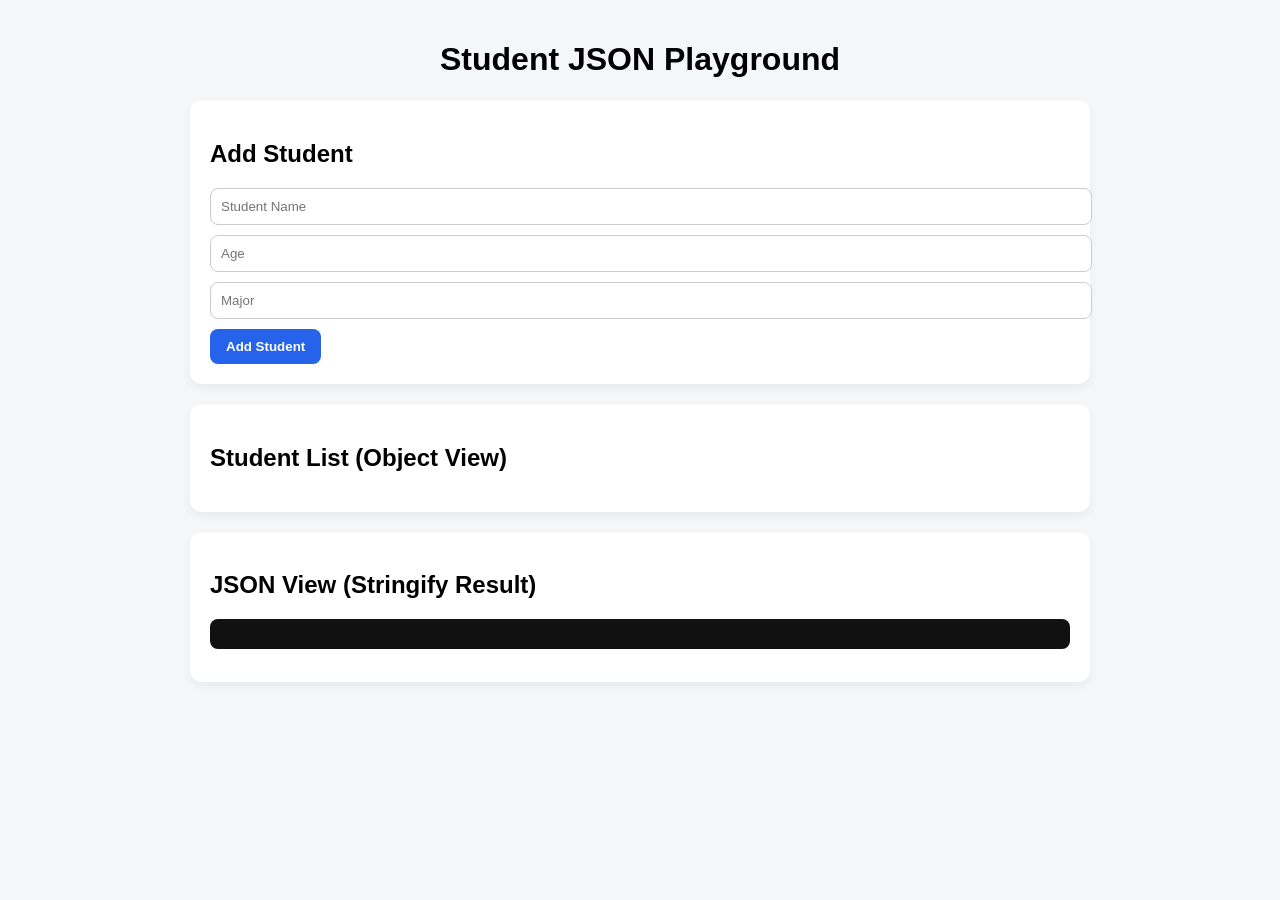
<file: projects/00 object/index.html>
<!DOCTYPE html>
<html lang="en">
<head>
<meta charset="UTF-8">
<meta name="viewport" content="width=device-width, initial-scale=1.0">
<title>JSON Object Playground</title>
<link rel="stylesheet" href="style.css">
</head>
<body>

<div class="container">

<h1>Student JSON Playground</h1>

<div class="card">
<h2>Add Student</h2>

<input id="name" placeholder="Student Name">
<input id="age" type="number" placeholder="Age">
<input id="major" placeholder="Major">

<button onclick="addStudent()">Add Student</button>

</div>

<div class="card">
<h2>Student List (Object View)</h2>
<div id="students"></div>
</div>

<div class="card">
<h2>JSON View (Stringify Result)</h2>
<pre id="jsonOutput"></pre>
</div>

</div>
<script src="script.js"></script>

</body>
</html>
</file>
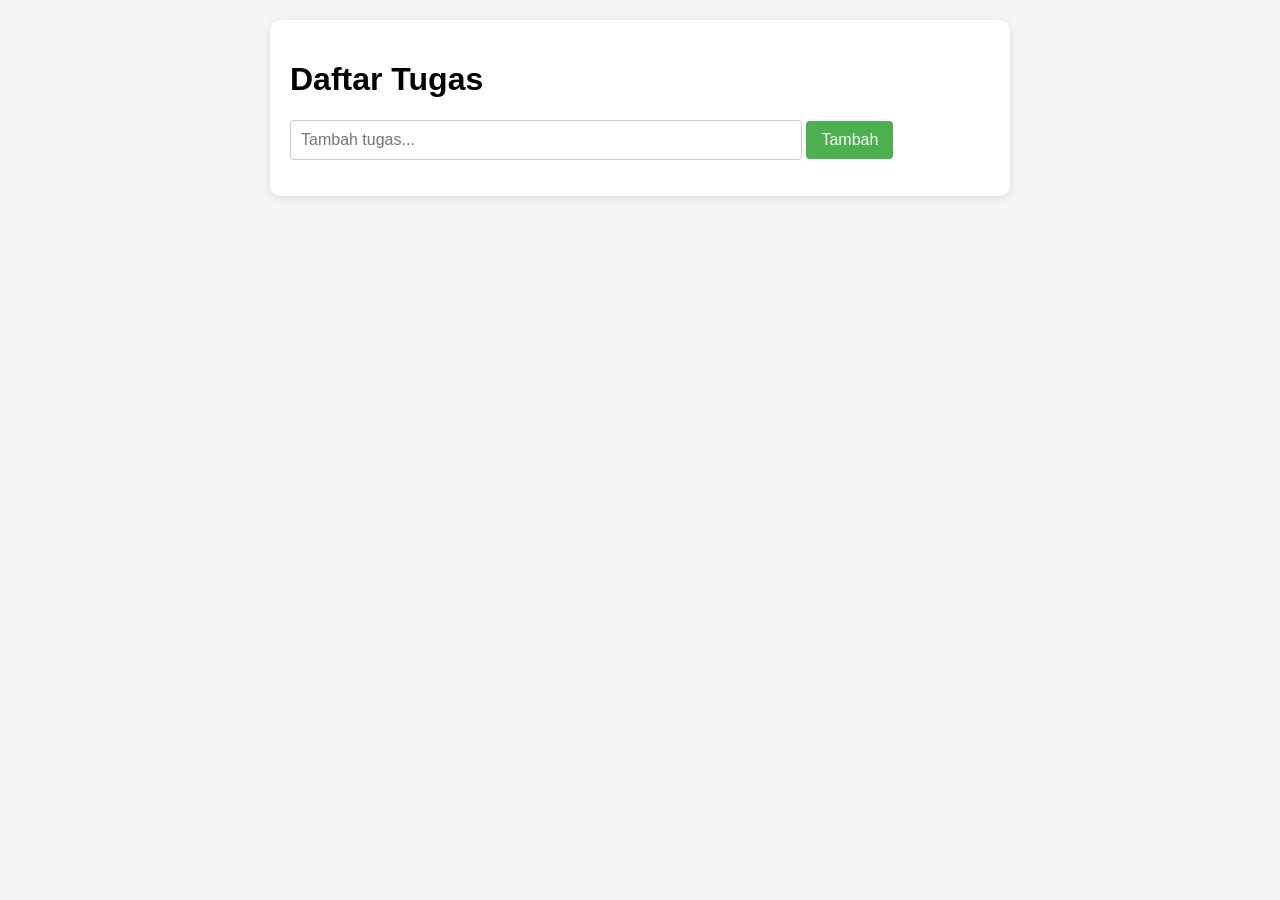
<file: projects/02 Todo List/index.html>
<!DOCTYPE html>
<html lang="id">
<head>
  <meta charset="UTF-8" />
  <title>To-Do List</title>
  <link rel="stylesheet" href="style.css" />
</head>
<body>
  <div class="container">
    <h1>Daftar Tugas</h1>
    <input type="text" id="taskInput" placeholder="Tambah tugas..." />
    <button onclick="addTask()">Tambah</button>
    <ul id="taskList"></ul>
  </div>
  <script src="script.js"></script>
</body>
</html>
</file>
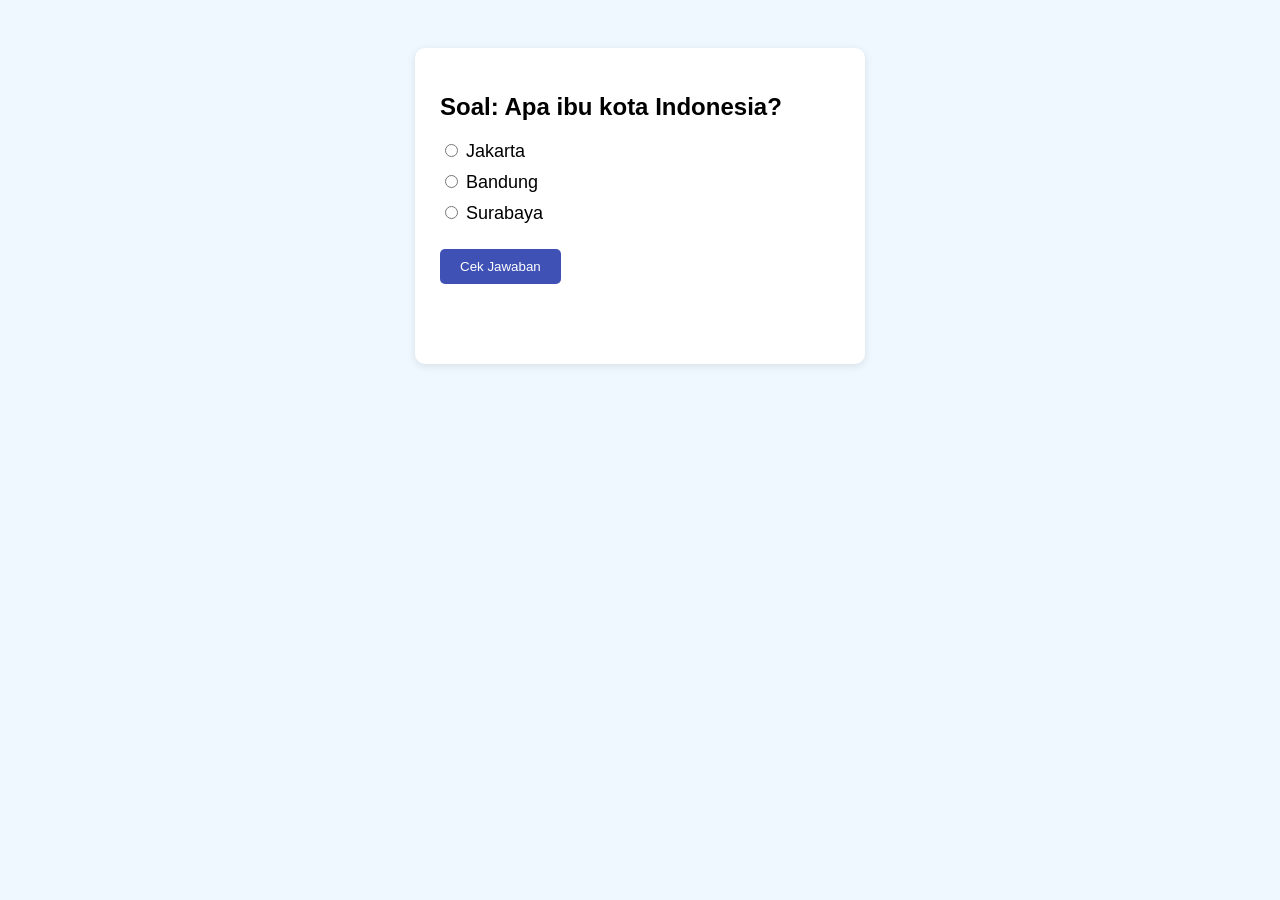
<file: projects/03 kuis pilihan ganda/index.html>
<!DOCTYPE html>
<html lang="id">
<head>
  <meta charset="UTF-8" />
  <title>Kuis Sederhana</title>
  <link rel="stylesheet" href="style.css" />
</head>
<body>
  <div class="container">
    <h2>Soal: Apa ibu kota Indonesia?</h2>
    <div class="options">
      <label><input type="radio" name="answer" value="A"> Jakarta</label>
      <label><input type="radio" name="answer" value="B"> Bandung</label>
      <label><input type="radio" name="answer" value="C"> Surabaya</label>
    </div>
    <button onclick="checkAnswer()">Cek Jawaban</button>
    <p id="result"></p>
  </div>
  <script src="script.js"></script>
</body>
</html>
</file>
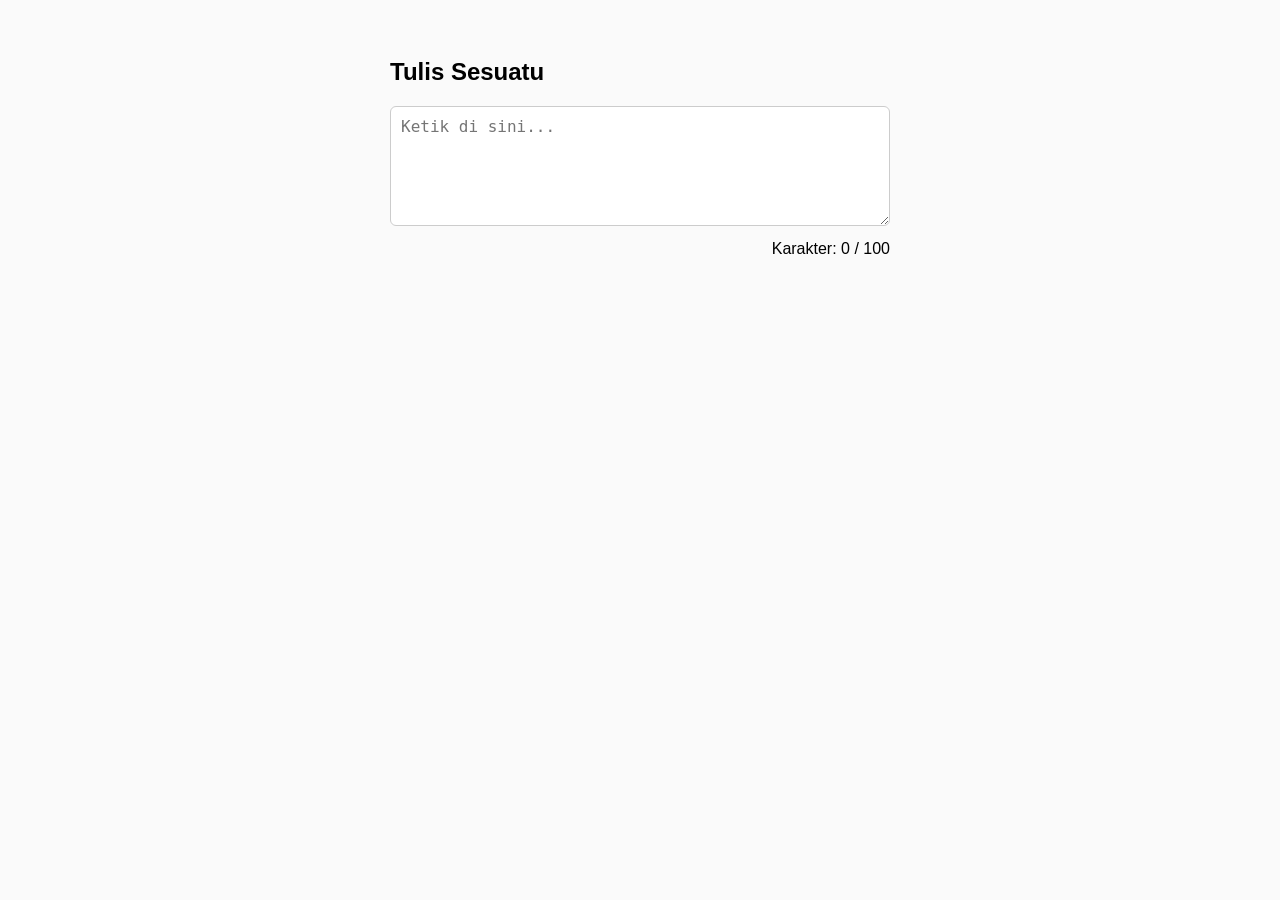
<file: projects/04 Penghitung Karakter/index.html>
<!DOCTYPE html>
<html lang="id">
<head>
  <meta charset="UTF-8" />
  <title>Penghitung Karakter</title>
  <link rel="stylesheet" href="style.css" />
</head>
<body>
  <div class="container">
    <h2>Tulis Sesuatu</h2>
    <textarea id="textInput" placeholder="Ketik di sini..."></textarea>
    <p id="counter">Karakter: 0 / 100</p>
  </div>
  <script src="script.js"></script>
</body>
</html>
</file>
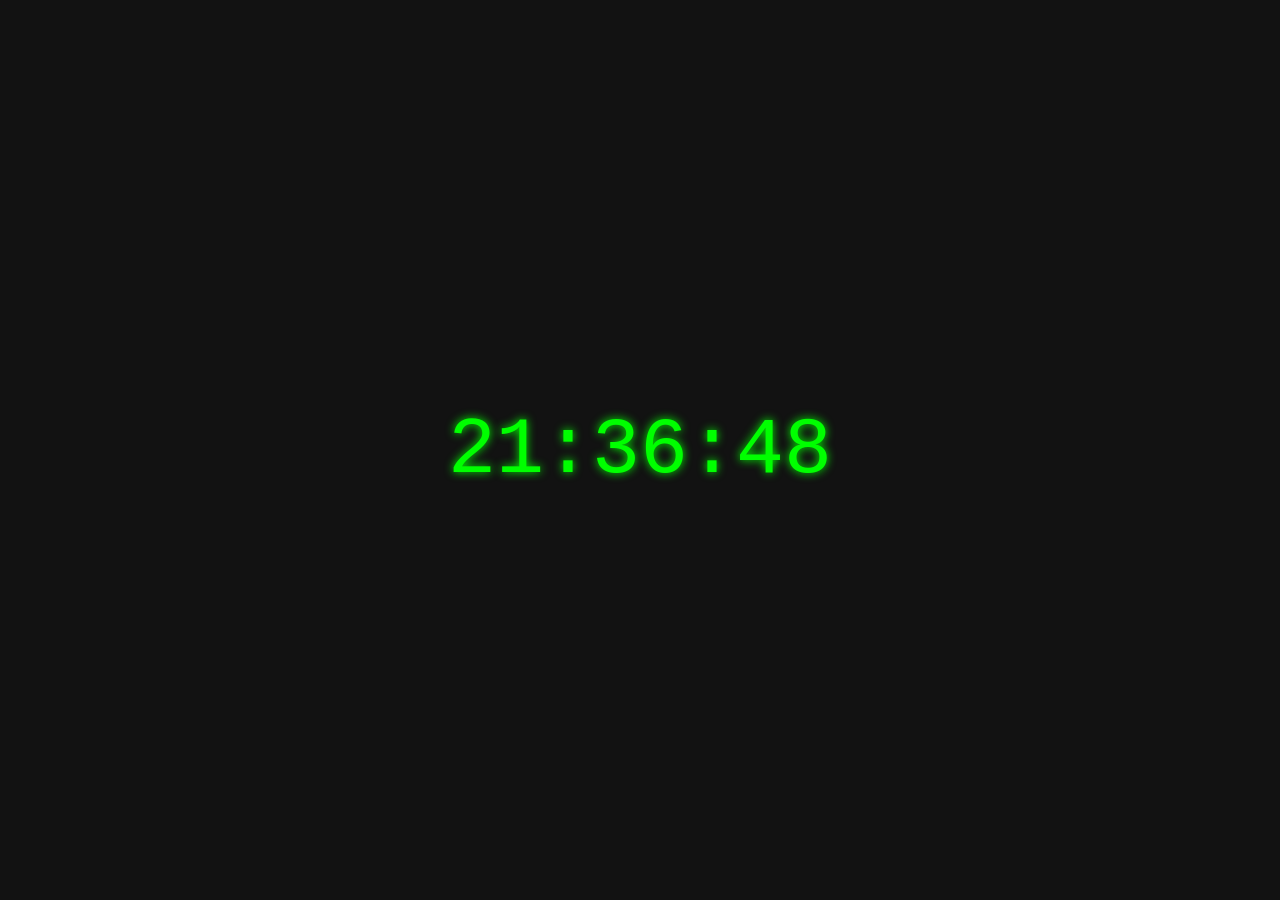
<file: projects/06 Jam Digital/index.html>
<!DOCTYPE html>
<html lang="id">
<head>
  <meta charset="UTF-8" />
  <title>Jam Digital</title>
  <link rel="stylesheet" href="style.css" />
</head>
<body>
  <div class="clock" id="clock">00:00:00</div>
  <script src="script.js"></script>
</body>
</html>
</file>
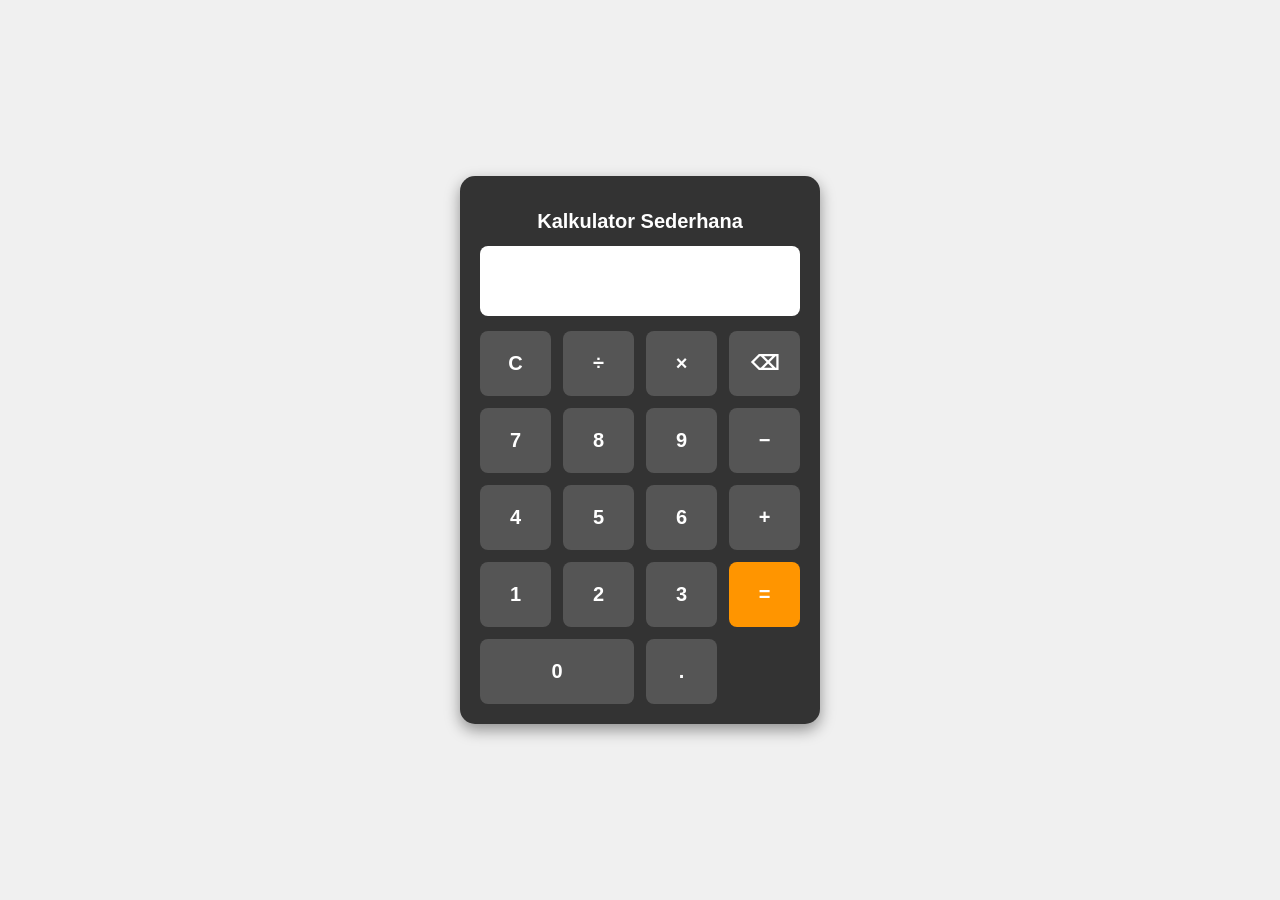
<file: projects/07 kalkulator1/index.html>
<!DOCTYPE html>
<html lang="id">
  <head>
    <meta charset="UTF-8" />
    <meta name="viewport" content="width=device-width, initial-scale=1.0" />
    <title>Kalkulator Sederhana</title>
    <link rel="stylesheet" href="style.css" />
  </head>
  <body>
    <div class="calculator">
      <div class="judul">
        <h1>Kalkulator Sederhana</h1>
      </div>
      <input type="text" id="display" disabled />
      <div class="buttons">
        <button onclick="clearDisplay()">C</button>
        <button onclick="appendToDisplay('/')">÷</button>
        <button onclick="appendToDisplay('*')">×</button>
        <button onclick="backspace()">⌫</button>

        <button onclick="appendToDisplay('7')">7</button>
        <button onclick="appendToDisplay('8')">8</button>
        <button onclick="appendToDisplay('9')">9</button>
        <button onclick="appendToDisplay('-')">−</button>

        <button onclick="appendToDisplay('4')">4</button>
        <button onclick="appendToDisplay('5')">5</button>
        <button onclick="appendToDisplay('6')">6</button>
        <button onclick="appendToDisplay('+')">+</button>

        <button onclick="appendToDisplay('1')">1</button>
        <button onclick="appendToDisplay('2')">2</button>
        <button onclick="appendToDisplay('3')">3</button>
        <button onclick="calculate()" class="equals">=</button>

        <button onclick="appendToDisplay('0')" class="zero">0</button>
        <button onclick="appendToDisplay('.')">.</button>
      </div>
    </div>

    <script src="script.js"></script>
  </body>
</html>
</file>
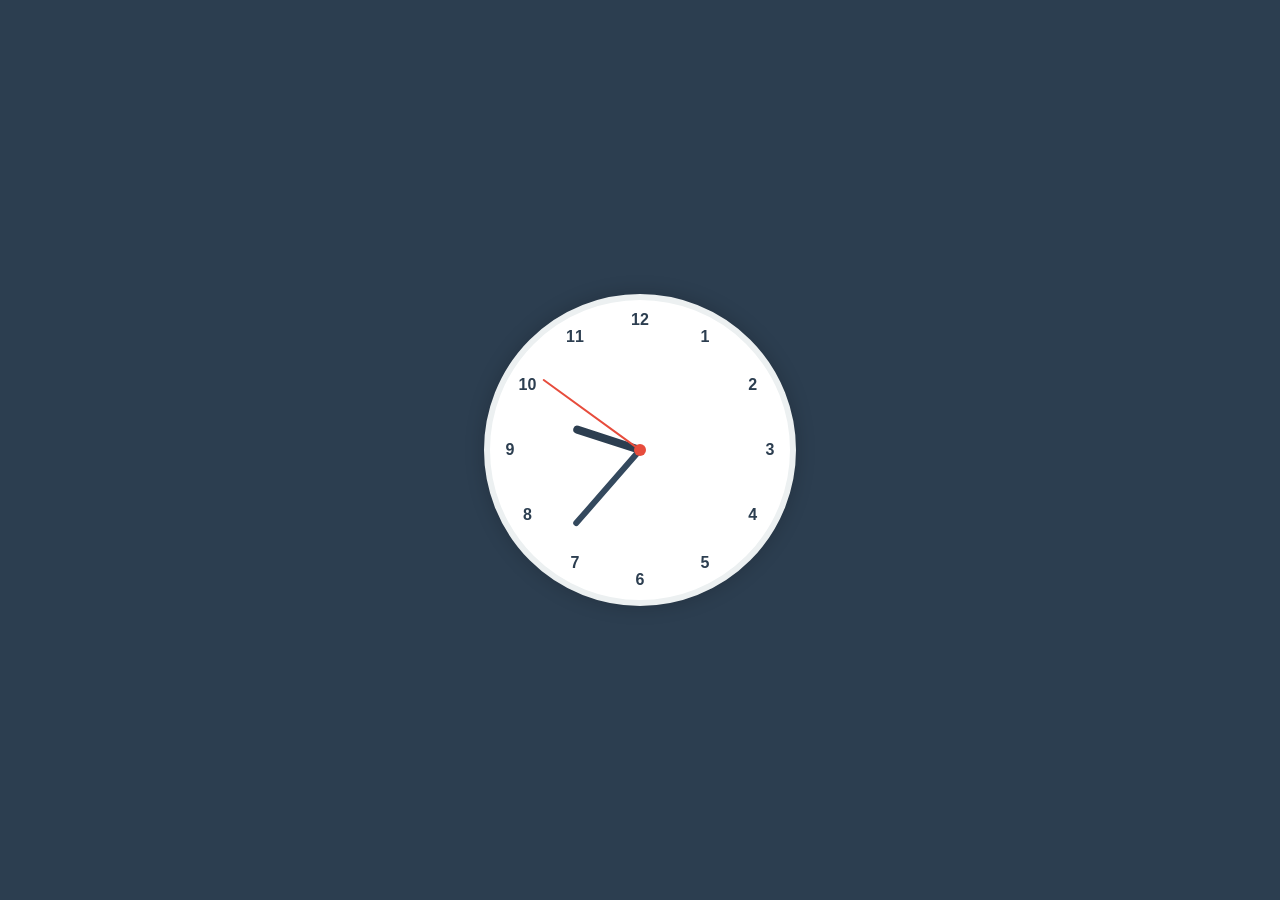
<file: projects/08 jam Analog/index.html>
<!DOCTYPE html>
<html lang="id">
<head>
  <meta charset="UTF-8" />
  <meta name="viewport" content="width=device-width, initial-scale=1.0"/>
  <title>Jam Analog</title>
  <link rel="stylesheet" href="styles.css">
</head>
<body>

  <div class="clock" id="clock">
    <!-- Angka akan ditambahkan via JS -->
    <div class="hand hour-hand" id="hour-hand"></div>
    <div class="hand minute-hand" id="minute-hand"></div>
    <div class="hand second-hand" id="second-hand"></div>
    <div class="center-dot"></div>
  </div>
  <script src="script.js"></script>
</body>
</html>
</file>
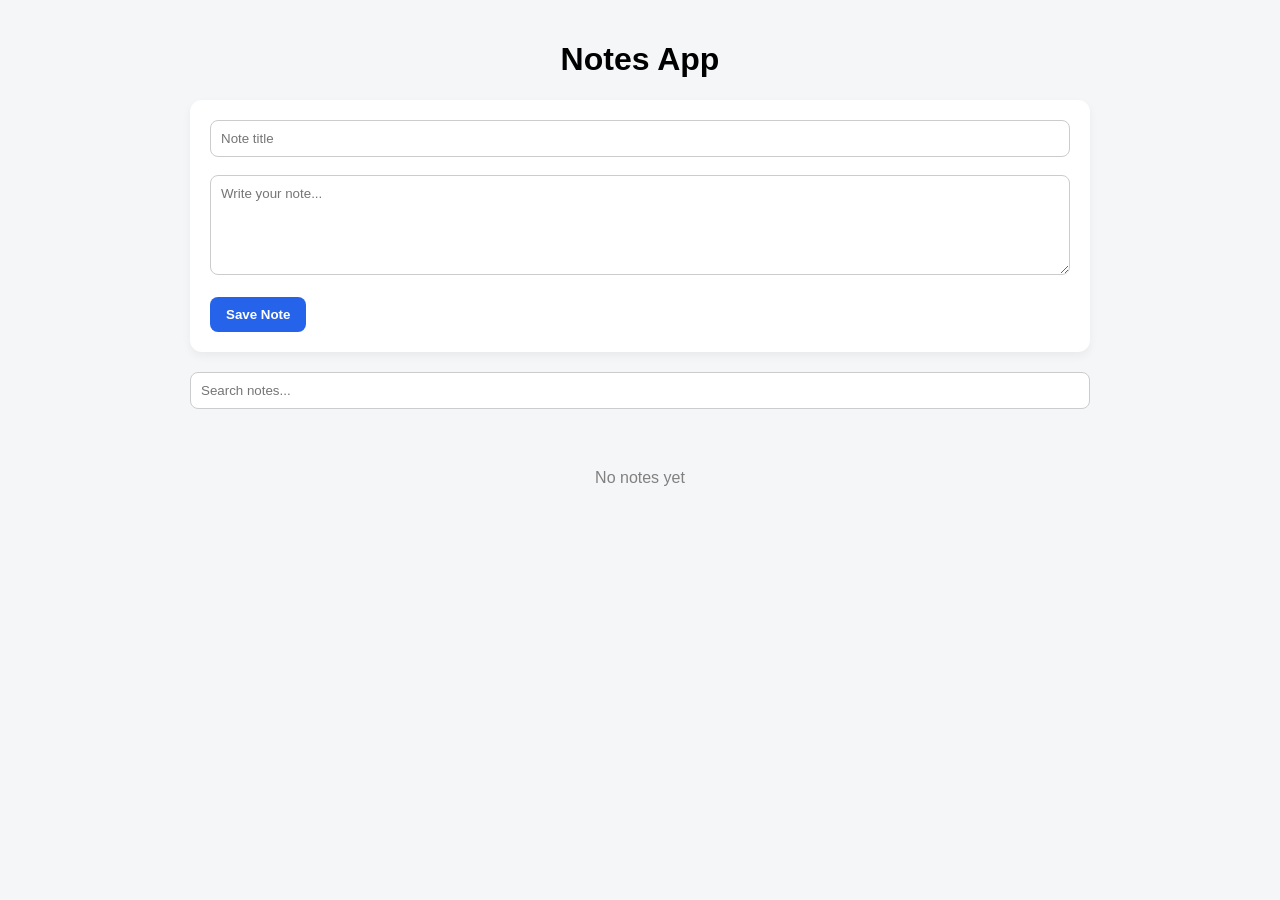
<file: projects/09 Notes App/index.html>
<!DOCTYPE html>
<html lang="en">
<head>
    <meta charset="UTF-8">
    <meta name="viewport" content="width=device-width, initial-scale=1.0">
    <title>Notes App</title>

    <link rel="stylesheet" href="style.css">
</head>
<body>

<div class="container">

    <h1>Notes App</h1>

    <div class="note-form">
        <input id="title" type="text" placeholder="Note title">
        <br><br>
        <textarea id="content" placeholder="Write your note..."></textarea>
        <br><br>
        <button onclick="saveNote()">Save Note</button>
    </div>

    <div class="toolbar">
        <input id="search" type="text" placeholder="Search notes..." oninput="searchNotes()">
    </div>

    <div id="notes" class="notes"></div>

    <div id="empty" class="empty" style="display:none;">
        No notes yet
    </div>

</div>
<script src="script.js"></script>

</body>
</html>
</file>
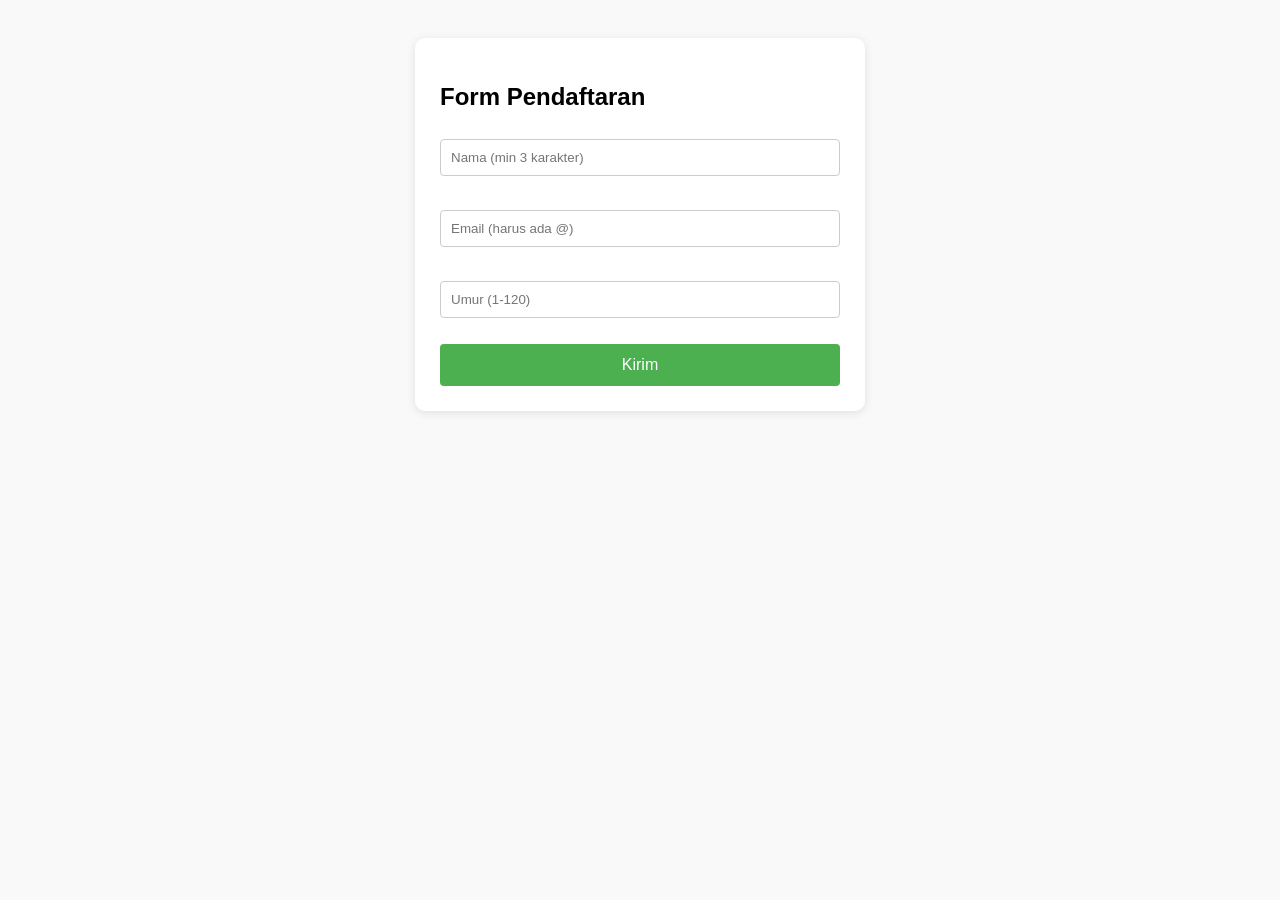
<file: projects/xx Form Validasi Dasar/index.html>
<!DOCTYPE html>
<html lang="id">
<head>
  <meta charset="UTF-8" />
  <title>Form Validasi</title>
  <link rel="stylesheet" href="style.css" />
</head>
<body>
  <div class="container">
    <h2>Form Pendaftaran</h2>
    <div id="message"></div>
    <form id="myForm">
      <input type="text" id="name" placeholder="Nama (min 3 karakter)" />
      <div id="nameError" class="error"></div>
      
      <input type="text" id="email" placeholder="Email (harus ada @)" />
      <div id="emailError" class="error"></div>
      
      <input type="number" id="age" placeholder="Umur (1-120)" />
      <div id="ageError" class="error"></div>
      
      <button type="button" onclick="validateForm()">Kirim</button>
    </form>
  </div>
  <script src="script.js"></script>
</body>
</html>
</file>
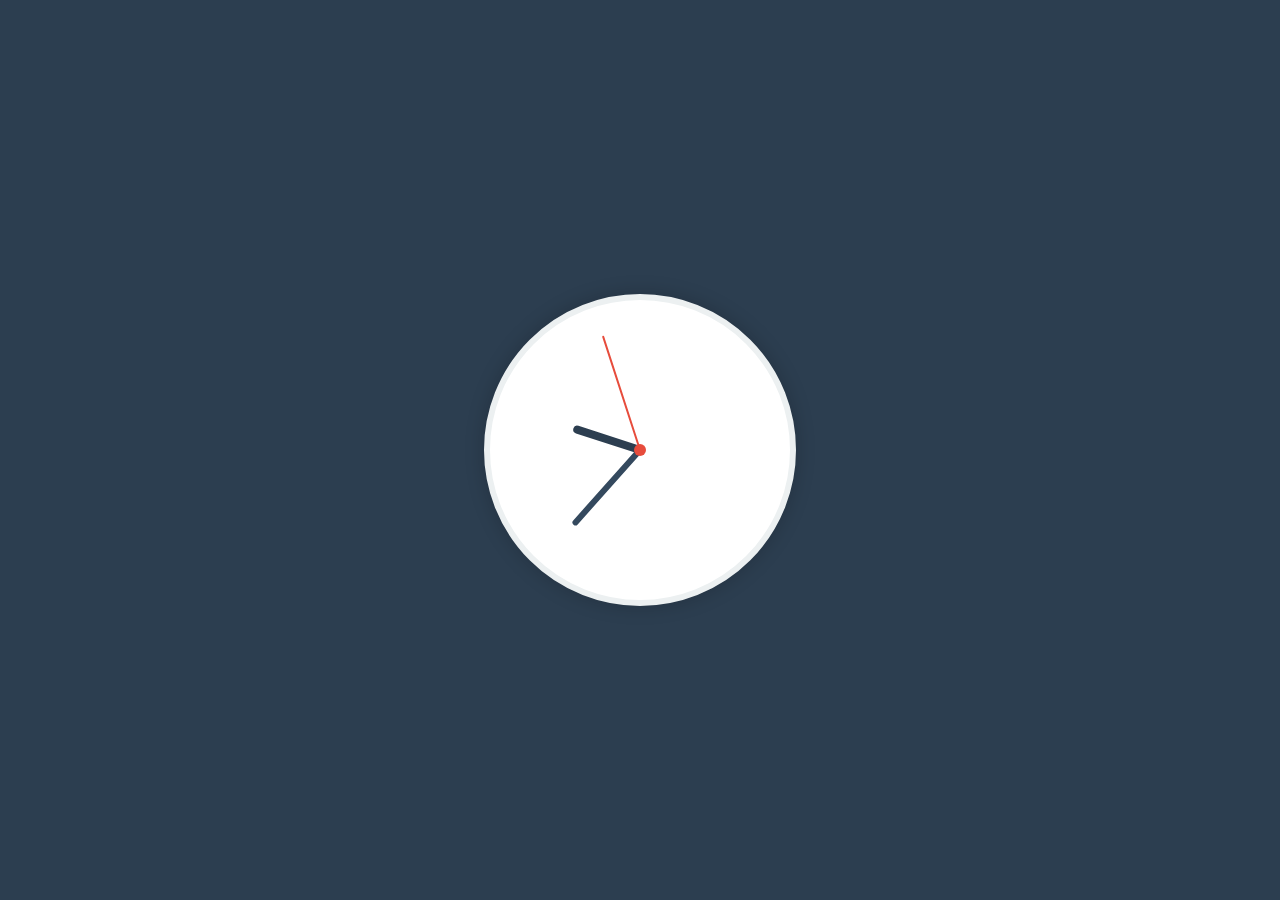
<file: projects/08 jam Analog/temp.html>
<!DOCTYPE html>
<html lang="id">
<head>
  <meta charset="UTF-8" />
  <meta name="viewport" content="width=device-width, initial-scale=1.0"/>
  <title>Jam Analog Sederhana</title>
  <style>
    body {
      display: flex;
      justify-content: center;
      align-items: center;
      height: 100vh;
      margin: 0;
      background: #2c3e50;
      font-family: Arial, sans-serif;
    }

    .clock {
      width: 300px;
      height: 300px;
      border: 6px solid #ecf0f1;
      border-radius: 50%;
      position: relative;
      background: #fff;
      box-shadow: 0 0 20px rgba(0,0,0,0.2);
    }

    .hand {
      position: absolute;
      bottom: 50%;
      left: 50%;
      transform-origin: bottom center;
      border-radius: 10px;
    }

    .hour-hand {
      width: 8px;
      height: 70px;
      background: #2c3e50;
      transform: translateX(-50%);
    }

    .minute-hand {
      width: 6px;
      height: 100px;
      background: #34495e;
      transform: translateX(-50%);
    }

    .second-hand {
      width: 2px;
      height: 120px;
      background: #e74c3c;
      transform: translateX(-50%);
    }

    .center-dot {
      position: absolute;
      top: 50%;
      left: 50%;
      width: 12px;
      height: 12px;
      background: #e74c3c;
      border-radius: 50%;
      transform: translate(-50%, -50%);
      z-index: 10;
    }
  </style>
</head>
<body>

  <div class="clock">
    <div class="hand hour-hand" id="hour-hand"></div>
    <div class="hand minute-hand" id="minute-hand"></div>
    <div class="hand second-hand" id="second-hand"></div>
    <div class="center-dot"></div>
  </div>

  <script>
    function setTime() {
      const now = new Date();
      const seconds = now.getSeconds();
      const minutes = now.getMinutes();
      const hours = now.getHours();

      // Hitung rotasi dalam derajat
      const secondDeg = (seconds / 60) * 360;
      const minuteDeg = ((minutes + seconds / 60) / 60) * 360;
      const hourDeg = ((hours % 12 + minutes / 60) / 12) * 360;

      // Terapkan rotasi ke masing-masing jarum
      document.getElementById('second-hand').style.transform = `translateX(-50%) rotate(${secondDeg}deg)`;
      document.getElementById('minute-hand').style.transform = `translateX(-50%) rotate(${minuteDeg}deg)`;
      document.getElementById('hour-hand').style.transform = `translateX(-50%) rotate(${hourDeg}deg)`;
    }

    // Jalankan pertama kali agar langsung tampil
    setTime();

    // Perbarui setiap detik
    setInterval(setTime, 1000);
  </script>

</body>
</html>
</file>
<file: projects/00 object/style.css>
body {
    font-family: Arial, Helvetica, sans-serif;
    background: #f4f6f8;
    margin: 0;
    padding: 20px;
}

.container {
    max-width: 900px;
    margin: auto;
}

h1 {
    text-align: center;
}

.card {
    background: white;
    padding: 20px;
    border-radius: 12px;
    margin-bottom: 20px;
    box-shadow: 0 4px 10px rgba(0,0,0,0.05);
}

input {
    width: 100%;
    padding: 10px;
    margin-bottom: 10px;
    border-radius: 8px;
    border: 1px solid #ccc;
}

button {
    padding: 10px 16px;
    border: none;
    border-radius: 8px;
    cursor: pointer;
    background: #2563eb;
    color: white;
    font-weight: bold;
}

.student {
    border-bottom: 1px solid #eee;
    padding: 10px 0;
}

pre {
    background: #111;
    color: #0f0;
    padding: 15px;
    border-radius: 8px;
    overflow-x: auto;
}
</file>
<file: projects/02 Todo List/style.css>
body {
    font-family: Arial, sans-serif;
    background: #f5f5f5;
    margin: 0;
    padding: 20px;
  }
  .container {
    max-width: 700px;
    margin: 0 auto;
    background: white;
    padding: 20px;
    border-radius: 10px;
    box-shadow: 0 2px 10px rgba(0,0,0,0.1);
  }
  input {
    width: 70%;
    padding: 10px;
    font-size: 16px;
    border: 1px solid #ccc;
    border-radius: 4px;
  }
  button {
    padding: 10px 15px;
    font-size: 16px;
    background: #4CAF50;
    color: white;
    border: none;
    border-radius: 4px;
    cursor: pointer;
  }
  button:hover { background: #45a049; }
  ul {
    list-style: none;
    padding: 0;
  }
  li {
    padding: 10px;
    margin: 8px 0;
    background: #f9f9f9;
    border-radius: 4px;
    display: flex;
    justify-content: space-between;
  }
  .delete-btn {
    background: #f44336;
    color: white;
    border: none;
    padding: 5px 10px;
    border-radius: 3px;
    cursor: pointer;
  }
</file>
<file: projects/03 kuis pilihan ganda/style.css>
body {
    font-family: Arial;
    background: #f0f8ff;
    display: flex;
    justify-content: center;
    padding: 40px;
  }
  .container {
    background: white;
    padding: 25px;
    border-radius: 10px;
    width: 400px;
    box-shadow: 0 2px 8px rgba(0,0,0,0.1);
  }
  .options label {
    display: block;
    margin: 10px 0;
    font-size: 18px;
  }
  button {
    margin-top: 15px;
    padding: 10px 20px;
    background: #3f51b5;
    color: white;
    border: none;
    border-radius: 5px;
    cursor: pointer;
  }
  #result {
    margin-top: 15px;
    font-weight: bold;
    min-height: 24px;
  }
  .correct { color: green; }
  .wrong { color: red; }
</file>
<file: projects/04 Penghitung Karakter/style.css>
body {
  font-family: Arial;
  background: #fafafa;
  display: flex;
  justify-content: center;
  padding: 30px;
}
.container {
  width: 500px;
}
textarea {
  width: 100%;
  height: 120px;
  padding: 10px;
  font-size: 16px;
  border: 1px solid #ccc;
  border-radius: 6px;
  box-sizing: border-box;
}
#counter {
  margin-top: 10px;
  font-size: 16px;
  text-align: right;
}
.over {
  color: red;
  font-weight: bold;
}
</file>
<file: projects/06 Jam Digital/style.css>
body {
  margin: 0;
  background: #121212;
  display: flex;
  justify-content: center;
  align-items: center;
  min-height: 100vh;
}
.clock {
  font-size: 5rem;
  font-family: 'Courier New', monospace;
  color: #0f0;
  text-shadow: 0 0 10px #0f0;
}
</file>
<file: projects/07 kalkulator1/style.css>
body {
    display: flex;
    justify-content: center;
    align-items: center;
    height: 100vh;
    margin: 0;
    background-color: #f0f0f0;
    font-family: Arial, sans-serif;
  }
  
  
  .judul {
    text-align: center;
    color: white;
    font-size: 10px

        /* margin-bottom: 20px; */
;
  }
 
  .calculator {
    background-color: #333;
    padding: 20px;
    border-radius: 15px;
    box-shadow: 0 6px 15px rgba(0, 0, 0, 0.4);
    width: 320px; /* Lebar tetap agar tata letak konsisten */
  }
  
  #display {
    width: 100%;
    height: 70px;
    font-size: 28px;
    text-align: right;
    padding: 0 15px; /* Padding kiri & kanan sama */
    margin-bottom: 15px;
    border: none;
    border-radius: 8px;
    background-color: #fff;
    color: #333;
    box-sizing: border-box; /* Penting! Agar padding tidak menambah lebar */
  }
  
  .buttons {
    display: grid;
    grid-template-columns: repeat(4, 1fr);
    gap: 12px;
  }
  
  button {
    width: 100%;
    height: 65px;
    font-size: 20px;
    border: none;
    border-radius: 8px;
    cursor: pointer;
    background-color: #555;
    color: white;
    font-weight: bold;
  }
  
  button:hover {
    background-color: #666;
  }
  
  button:active {
    background-color: #444;
  }
  
  .equals {
    background-color: #ff9500;
  }
  
  .equals:hover {
    background-color: #ffaa33;
  }
  
  .zero {
    grid-column: span 2;
  }
</file>
<file: projects/08 jam Analog/styles.css>
body {
      display: flex;
      justify-content: center;
      align-items: center;
      height: 100vh;
      margin: 0;
      background: #2c3e50;
      font-family: Arial, sans-serif;
    }

    .clock {
      width: 300px;
      height: 300px;
      border: 6px solid #ecf0f1;
      border-radius: 50%;
      position: relative;
      background: #fff;
      box-shadow: 0 0 20px rgba(0,0,0,0.2);
    }

    /* Jarum */
    .hand {
      position: absolute;
      bottom: 50%;
      left: 50%;
      transform-origin: bottom center;
      transform: translateX(-50%);
      border-radius: 10px;
    }

    .hour-hand {
      width: 8px;
      height: 70px;
      background: #2c3e50;
    }

    .minute-hand {
      width: 6px;
      height: 100px;
      background: #34495e;
    }

    .second-hand {
      width: 2px;
      height: 120px;
      background: #e74c3c;
    }

    .center-dot {
      position: absolute;
      top: 50%;
      left: 50%;
      width: 12px;
      height: 12px;
      background: #e74c3c;
      border-radius: 50%;
      transform: translate(-50%, -50%);
      z-index: 10;
    }

    /* Angka Jam */
    .number {
      position: absolute;
      width: 20px;
      height: 20px;
      text-align: center;
      line-height: 20px;
      font-weight: bold;
      color: #2c3e50;
      font-size: 16px;
      user-select: none;
    }
</file>
<file: projects/09 Notes App/style.css>
* {
    box-sizing: border-box;
    font-family: Arial, Helvetica, sans-serif;
}

body {
    margin: 0;
    padding: 20px;
    background: #f4f6f8;
}

.container {
    max-width: 900px;
    margin: auto;
}

h1 {
    text-align: center;
}

.toolbar {
    display: flex;
    gap: 10px;
    margin-bottom: 20px;
}

input[type="text"], textarea {
    width: 100%;
    padding: 10px;
    border-radius: 8px;
    border: 1px solid #ccc;
}

textarea {
    resize: vertical;
    min-height: 100px;
}

button {
    padding: 10px 16px;
    border: none;
    border-radius: 8px;
    cursor: pointer;
    background: #2563eb;
    color: white;
    font-weight: bold;
}

button.delete {
    background: #dc2626;
}

button.edit {
    background: #f59e0b;
}

.note-form {
    background: white;
    padding: 20px;
    border-radius: 12px;
    margin-bottom: 20px;
    box-shadow: 0 4px 10px rgba(0,0,0,0.05);
}

.notes {
    display: grid;
    grid-template-columns: repeat(auto-fill, minmax(250px, 1fr));
    gap: 15px;
}

.note {
    background: white;
    padding: 15px;
    border-radius: 12px;
    box-shadow: 0 4px 10px rgba(0,0,0,0.05);
    display: flex;
    flex-direction: column;
    justify-content: space-between;
}

.note-title {
    font-weight: bold;
    margin-bottom: 8px;
}

.note-content {
    margin-bottom: 12px;
    white-space: pre-wrap;
}

.note-actions {
    display: flex;
    gap: 8px;
}

.empty {
    text-align: center;
    color: gray;
    margin-top: 40px;
}
</file>
<file: projects/xx Form Validasi Dasar/style.css>
body {
  font-family: Arial;
  background: #f9f9f9;
  padding: 30px;
}
.container {
  max-width: 400px;
  margin: 0 auto;
  background: white;
  padding: 25px;
  border-radius: 10px;
  box-shadow: 0 2px 10px rgba(0,0,0,0.1);
}
input {
  width: 100%;
  padding: 10px;
  margin: 8px 0;
  border: 1px solid #ccc;
  border-radius: 4px;
  box-sizing: border-box;
}
button {
  width: 100%;
  padding: 12px;
  background: #4CAF50;
  color: white;
  border: none;
  border-radius: 4px;
  font-size: 16px;
  cursor: pointer;
}
.error {
  color: red;
  font-size: 14px;
  min-height: 18px;
}
#message {
  margin-bottom: 15px;
  font-weight: bold;
  text-align: center;
}
.success { color: green; }
</file>
